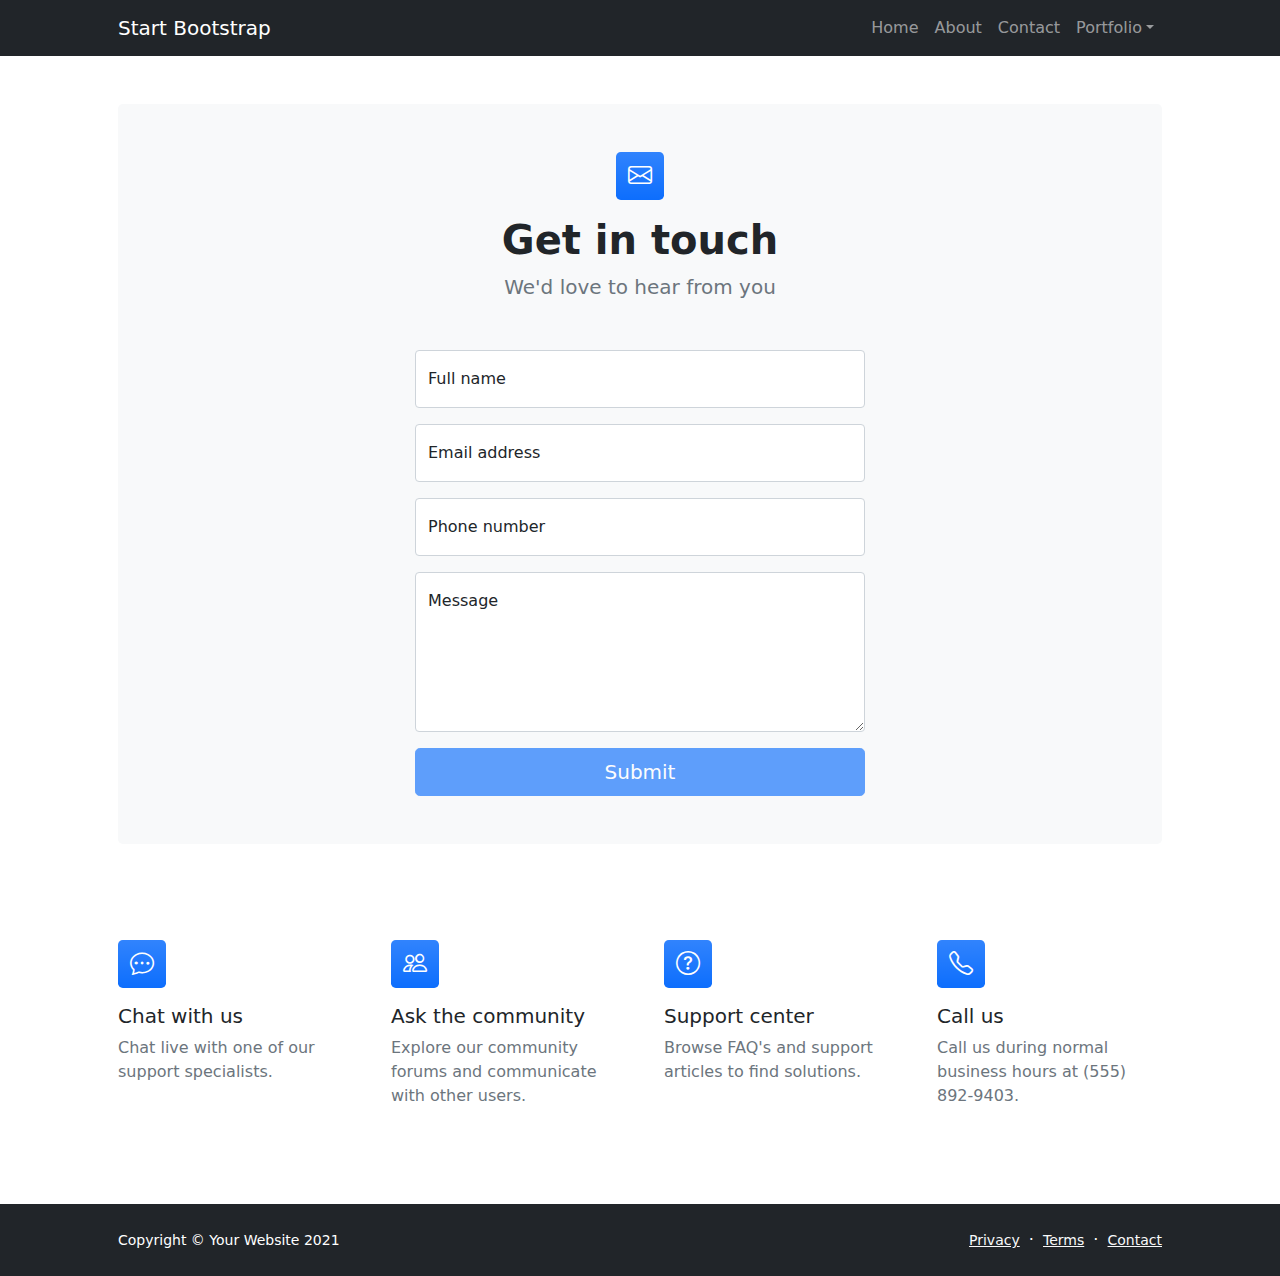
<file: contact.html>
<!DOCTYPE html>
<html lang="en">
    <head>
        <meta charset="utf-8" />
        <meta name="viewport" content="width=device-width, initial-scale=1, shrink-to-fit=no" />
        <meta name="description" content />
        <meta name="author" content />
        <title>Modern Business - Start Bootstrap Template</title>
        <!-- Favicon-->
        <link rel="icon" type="image/x-icon" href="assets/favicon.ico" />
        <!-- Bootstrap icons-->
        <link href="https://cdn.jsdelivr.net/npm/bootstrap-icons@1.5.0/font/bootstrap-icons.css" rel="stylesheet" />
        <!-- Core theme CSS (includes Bootstrap)-->
        <link href="css/styles.css" rel="stylesheet" />
    </head>
    <body class="d-flex flex-column">
        <main class="flex-shrink-0">
            <!-- Navigation-->
            <nav class="navbar navbar-expand-lg navbar-dark bg-dark">
                <div class="container px-5">
                    <a class="navbar-brand" href="index.html">Start Bootstrap</a>
                    <button class="navbar-toggler" type="button" data-bs-toggle="collapse" data-bs-target="#navbarSupportedContent" aria-controls="navbarSupportedContent" aria-expanded="false" aria-label="Toggle navigation"><span class="navbar-toggler-icon"></span></button>
                    <div class="collapse navbar-collapse" id="navbarSupportedContent">
                        <ul class="navbar-nav ms-auto mb-2 mb-lg-0">
                            <li class="nav-item"><a class="nav-link" href="index.html">Home</a></li>
                            <li class="nav-item"><a class="nav-link" href="about.html">About</a></li>
                            <li class="nav-item"><a class="nav-link" href="contact.html">Contact</a></li>
                            <!-- <li class="nav-item"><a class="nav-link" href="pricing.html">Pricing</a></li>
                            <li class="nav-item"><a class="nav-link" href="faq.html">FAQ</a></li> -->
                            <!-- <li class="nav-item dropdown">
                                <a class="nav-link dropdown-toggle" id="navbarDropdownBlog" href="#" role="button" data-bs-toggle="dropdown" aria-expanded="false">Blog</a>
                                <ul class="dropdown-menu dropdown-menu-end" aria-labelledby="navbarDropdownBlog">
                                    <li><a class="dropdown-item" href="blog-home.html">Blog Home</a></li>
                                    <li><a class="dropdown-item" href="blog-post.html">Blog Post</a></li>
                                </ul>
                            </li> -->
                            <li class="nav-item dropdown">
                                <a class="nav-link dropdown-toggle" id="navbarDropdownPortfolio" href="#" role="button" data-bs-toggle="dropdown" aria-expanded="false">Portfolio</a>
                                <ul class="dropdown-menu dropdown-menu-end" aria-labelledby="navbarDropdownPortfolio">
                                    <li><a class="dropdown-item" href="portfolio-overview.html">Portfolio Overview</a></li>
                                    <li><a class="dropdown-item" href="portfolio-item.html">Portfolio Item</a></li>
                                </ul>
                            </li>
                        </ul>
                    </div>
                </div>
            </nav>
            <!-- Page content-->
            <section class="py-5">
                <div class="container px-5">
                    <!-- Contact form-->
                    <div class="bg-light rounded-3 py-5 px-4 px-md-5 mb-5">
                        <div class="text-center mb-5">
                            <div class="feature bg-primary bg-gradient text-white rounded-3 mb-3"><i class="bi bi-envelope"></i></div>
                            <h1 class="fw-bolder">Get in touch</h1>
                            <p class="lead fw-normal text-muted mb-0">We'd love to hear from you</p>
                        </div>
                        <div class="row gx-5 justify-content-center">
                            <div class="col-lg-8 col-xl-6">
                                <!-- * * * * * * * * * * * * * * *-->
                                <!-- * * SB Forms Contact Form * *-->
                                <!-- * * * * * * * * * * * * * * *-->
                                <!-- This form is pre-integrated with SB Forms.-->
                                <!-- To make this form functional, sign up at-->
                                <!-- https://startbootstrap.com/solution/contact-forms-->
                                <!-- to get an API token!-->
                                <form id="contactForm" data-sb-form-api-token="API_TOKEN">
                                    <!-- Name input-->
                                    <div class="form-floating mb-3">
                                        <input class="form-control" id="name" type="text" placeholder="Enter your name..." data-sb-validations="required" />
                                        <label for="name">Full name</label>
                                        <div class="invalid-feedback" data-sb-feedback="name:required">A name is required.</div>
                                    </div>
                                    <!-- Email address input-->
                                    <div class="form-floating mb-3">
                                        <input class="form-control" id="email" type="email" placeholder="name@example.com" data-sb-validations="required,email" />
                                        <label for="email">Email address</label>
                                        <div class="invalid-feedback" data-sb-feedback="email:required">An email is required.</div>
                                        <div class="invalid-feedback" data-sb-feedback="email:email">Email is not valid.</div>
                                    </div>
                                    <!-- Phone number input-->
                                    <div class="form-floating mb-3">
                                        <input class="form-control" id="phone" type="tel" placeholder="(123) 456-7890" data-sb-validations="required" />
                                        <label for="phone">Phone number</label>
                                        <div class="invalid-feedback" data-sb-feedback="phone:required">A phone number is required.</div>
                                    </div>
                                    <!-- Message input-->
                                    <div class="form-floating mb-3">
                                        <textarea class="form-control" id="message" type="text" placeholder="Enter your message here..." style="height: 10rem" data-sb-validations="required"></textarea>
                                        <label for="message">Message</label>
                                        <div class="invalid-feedback" data-sb-feedback="message:required">A message is required.</div>
                                    </div>
                                    <!-- Submit success message-->
                                    <!---->
                                    <!-- This is what your users will see when the form-->
                                    <!-- has successfully submitted-->
                                    <div class="d-none" id="submitSuccessMessage">
                                        <div class="text-center mb-3">
                                            <div class="fw-bolder">Form submission successful!</div>
                                            To activate this form, sign up at
                                            <br />
                                            <a href="https://startbootstrap.com/solution/contact-forms">https://startbootstrap.com/solution/contact-forms</a>
                                        </div>
                                    </div>
                                    <!-- Submit error message-->
                                    <!---->
                                    <!-- This is what your users will see when there is-->
                                    <!-- an error submitting the form-->
                                    <div class="d-none" id="submitErrorMessage"><div class="text-center text-danger mb-3">Error sending message!</div></div>
                                    <!-- Submit Button-->
                                    <div class="d-grid"><button class="btn btn-primary btn-lg disabled" id="submitButton" type="submit">Submit</button></div>
                                </form>
                            </div>
                        </div>
                    </div>
                    <!-- Contact cards-->
                    <div class="row gx-5 row-cols-2 row-cols-lg-4 py-5">
                        <div class="col">
                            <div class="feature bg-primary bg-gradient text-white rounded-3 mb-3"><i class="bi bi-chat-dots"></i></div>
                            <div class="h5 mb-2">Chat with us</div>
                            <p class="text-muted mb-0">Chat live with one of our support specialists.</p>
                        </div>
                        <div class="col">
                            <div class="feature bg-primary bg-gradient text-white rounded-3 mb-3"><i class="bi bi-people"></i></div>
                            <div class="h5">Ask the community</div>
                            <p class="text-muted mb-0">Explore our community forums and communicate with other users.</p>
                        </div>
                        <div class="col">
                            <div class="feature bg-primary bg-gradient text-white rounded-3 mb-3"><i class="bi bi-question-circle"></i></div>
                            <div class="h5">Support center</div>
                            <p class="text-muted mb-0">Browse FAQ's and support articles to find solutions.</p>
                        </div>
                        <div class="col">
                            <div class="feature bg-primary bg-gradient text-white rounded-3 mb-3"><i class="bi bi-telephone"></i></div>
                            <div class="h5">Call us</div>
                            <p class="text-muted mb-0">Call us during normal business hours at (555) 892-9403.</p>
                        </div>
                    </div>
                </div>
            </section>
        </main>
        <!-- Footer-->
        <footer class="bg-dark py-4 mt-auto">
            <div class="container px-5">
                <div class="row align-items-center justify-content-between flex-column flex-sm-row">
                    <div class="col-auto"><div class="small m-0 text-white">Copyright &copy; Your Website 2021</div></div>
                    <div class="col-auto">
                        <a class="link-light small" href="#!">Privacy</a>
                        <span class="text-white mx-1">&middot;</span>
                        <a class="link-light small" href="#!">Terms</a>
                        <span class="text-white mx-1">&middot;</span>
                        <a class="link-light small" href="#!">Contact</a>
                    </div>
                </div>
            </div>
        </footer>
        <!-- Bootstrap core JS-->
        <script src="https://cdn.jsdelivr.net/npm/bootstrap@5.0.2/dist/js/bootstrap.bundle.min.js"></script>
        <!-- Core theme JS-->
        <script src="js/scripts.js"></script>
        <!-- * * * * * * * * * * * * * * * * * * * * * * * * * * * * * * * * * * * * * * * *-->
        <!-- * *                               SB Forms JS                               * *-->
        <!-- * * Activate your form at https://startbootstrap.com/solution/contact-forms * *-->
        <!-- * * * * * * * * * * * * * * * * * * * * * * * * * * * * * * * * * * * * * * * *-->
        <script src="https://cdn.startbootstrap.com/sb-forms-latest.js"></script>
    </body>
</html>
</file>
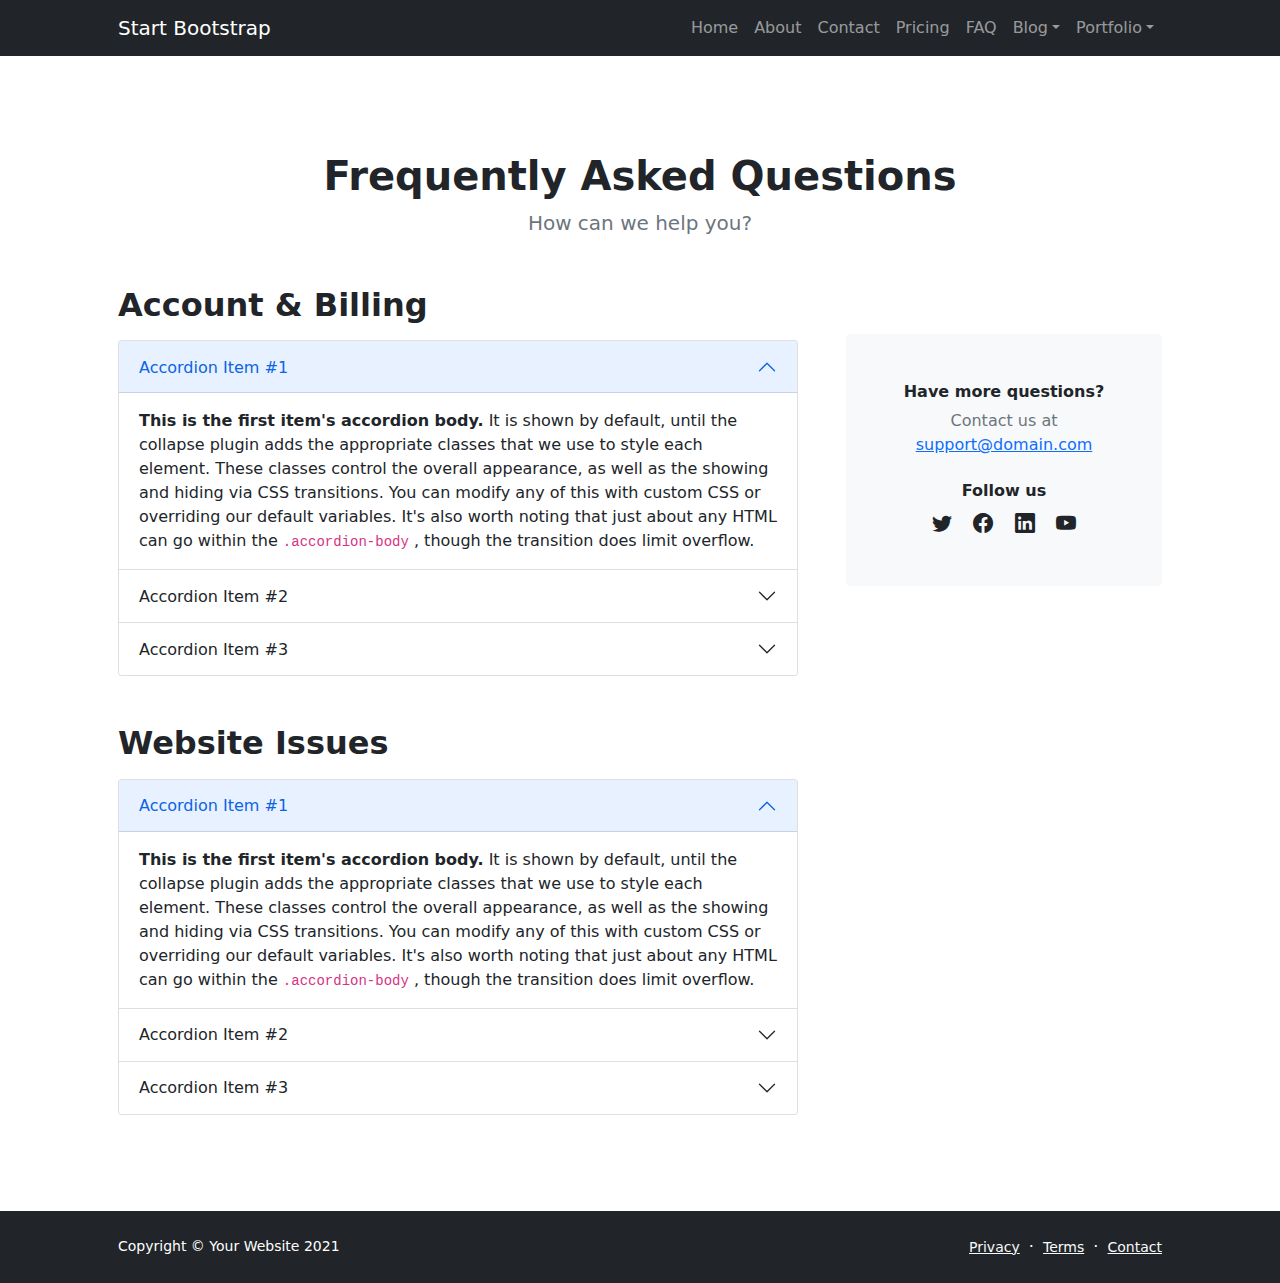
<file: faq.html>
<!DOCTYPE html>
<html lang="en">
    <head>
        <meta charset="utf-8" />
        <meta name="viewport" content="width=device-width, initial-scale=1, shrink-to-fit=no" />
        <meta name="description" content="" />
        <meta name="author" content="" />
        <title>Modern Business - Start Bootstrap Template</title>
        <!-- Favicon-->
        <link rel="icon" type="image/x-icon" href="assets/favicon.ico" />
        <!-- Bootstrap icons-->
        <link href="https://cdn.jsdelivr.net/npm/bootstrap-icons@1.5.0/font/bootstrap-icons.css" rel="stylesheet" />
        <!-- Core theme CSS (includes Bootstrap)-->
        <link href="css/styles.css" rel="stylesheet" />
    </head>
    <body class="d-flex flex-column h-100">
        <main class="flex-shrink-0">
            <!-- Navigation-->
            <nav class="navbar navbar-expand-lg navbar-dark bg-dark">
                <div class="container px-5">
                    <a class="navbar-brand" href="index.html">Start Bootstrap</a>
                    <button class="navbar-toggler" type="button" data-bs-toggle="collapse" data-bs-target="#navbarSupportedContent" aria-controls="navbarSupportedContent" aria-expanded="false" aria-label="Toggle navigation"><span class="navbar-toggler-icon"></span></button>
                    <div class="collapse navbar-collapse" id="navbarSupportedContent">
                        <ul class="navbar-nav ms-auto mb-2 mb-lg-0">
                            <li class="nav-item"><a class="nav-link" href="index.html">Home</a></li>
                            <li class="nav-item"><a class="nav-link" href="about.html">About</a></li>
                            <li class="nav-item"><a class="nav-link" href="contact.html">Contact</a></li>
                            <li class="nav-item"><a class="nav-link" href="pricing.html">Pricing</a></li>
                            <li class="nav-item"><a class="nav-link" href="faq.html">FAQ</a></li>
                            <li class="nav-item dropdown">
                                <a class="nav-link dropdown-toggle" id="navbarDropdownBlog" href="#" role="button" data-bs-toggle="dropdown" aria-expanded="false">Blog</a>
                                <ul class="dropdown-menu dropdown-menu-end" aria-labelledby="navbarDropdownBlog">
                                    <li><a class="dropdown-item" href="blog-home.html">Blog Home</a></li>
                                    <li><a class="dropdown-item" href="blog-post.html">Blog Post</a></li>
                                </ul>
                            </li>
                            <li class="nav-item dropdown">
                                <a class="nav-link dropdown-toggle" id="navbarDropdownPortfolio" href="#" role="button" data-bs-toggle="dropdown" aria-expanded="false">Portfolio</a>
                                <ul class="dropdown-menu dropdown-menu-end" aria-labelledby="navbarDropdownPortfolio">
                                    <li><a class="dropdown-item" href="portfolio-overview.html">Portfolio Overview</a></li>
                                    <li><a class="dropdown-item" href="portfolio-item.html">Portfolio Item</a></li>
                                </ul>
                            </li>
                        </ul>
                    </div>
                </div>
            </nav>
            <!-- Page Content-->
            <section class="py-5">
                <div class="container px-5 my-5">
                    <div class="text-center mb-5">
                        <h1 class="fw-bolder">Frequently Asked Questions</h1>
                        <p class="lead fw-normal text-muted mb-0">How can we help you?</p>
                    </div>
                    <div class="row gx-5">
                        <div class="col-xl-8">
                            <!-- FAQ Accordion 1-->
                            <h2 class="fw-bolder mb-3">Account &amp; Billing</h2>
                            <div class="accordion mb-5" id="accordionExample">
                                <div class="accordion-item">
                                    <h3 class="accordion-header" id="headingOne"><button class="accordion-button" type="button" data-bs-toggle="collapse" data-bs-target="#collapseOne" aria-expanded="true" aria-controls="collapseOne">Accordion Item #1</button></h3>
                                    <div class="accordion-collapse collapse show" id="collapseOne" aria-labelledby="headingOne" data-bs-parent="#accordionExample">
                                        <div class="accordion-body">
                                            <strong>This is the first item's accordion body.</strong>
                                            It is shown by default, until the collapse plugin adds the appropriate classes that we use to style each element. These classes control the overall appearance, as well as the showing and hiding via CSS transitions. You can modify any of this with custom CSS or overriding our default variables. It's also worth noting that just about any HTML can go within the
                                            <code>.accordion-body</code>
                                            , though the transition does limit overflow.
                                        </div>
                                    </div>
                                </div>
                                <div class="accordion-item">
                                    <h3 class="accordion-header" id="headingTwo"><button class="accordion-button collapsed" type="button" data-bs-toggle="collapse" data-bs-target="#collapseTwo" aria-expanded="false" aria-controls="collapseTwo">Accordion Item #2</button></h3>
                                    <div class="accordion-collapse collapse" id="collapseTwo" aria-labelledby="headingTwo" data-bs-parent="#accordionExample">
                                        <div class="accordion-body">
                                            <strong>This is the second item's accordion body.</strong>
                                            It is hidden by default, until the collapse plugin adds the appropriate classes that we use to style each element. These classes control the overall appearance, as well as the showing and hiding via CSS transitions. You can modify any of this with custom CSS or overriding our default variables. It's also worth noting that just about any HTML can go within the
                                            <code>.accordion-body</code>
                                            , though the transition does limit overflow.
                                        </div>
                                    </div>
                                </div>
                                <div class="accordion-item">
                                    <h3 class="accordion-header" id="headingThree"><button class="accordion-button collapsed" type="button" data-bs-toggle="collapse" data-bs-target="#collapseThree" aria-expanded="false" aria-controls="collapseThree">Accordion Item #3</button></h3>
                                    <div class="accordion-collapse collapse" id="collapseThree" aria-labelledby="headingThree" data-bs-parent="#accordionExample">
                                        <div class="accordion-body">
                                            <strong>This is the third item's accordion body.</strong>
                                            It is hidden by default, until the collapse plugin adds the appropriate classes that we use to style each element. These classes control the overall appearance, as well as the showing and hiding via CSS transitions. You can modify any of this with custom CSS or overriding our default variables. It's also worth noting that just about any HTML can go within the
                                            <code>.accordion-body</code>
                                            , though the transition does limit overflow.
                                        </div>
                                    </div>
                                </div>
                            </div>
                            <!-- FAQ Accordion 2-->
                            <h2 class="fw-bolder mb-3">Website Issues</h2>
                            <div class="accordion mb-5 mb-xl-0" id="accordionExample2">
                                <div class="accordion-item">
                                    <h3 class="accordion-header" id="headingOne"><button class="accordion-button" type="button" data-bs-toggle="collapse" data-bs-target="#collapseOne" aria-expanded="true" aria-controls="collapseOne">Accordion Item #1</button></h3>
                                    <div class="accordion-collapse collapse show" id="collapseOne" aria-labelledby="headingOne" data-bs-parent="#accordionExample2">
                                        <div class="accordion-body">
                                            <strong>This is the first item's accordion body.</strong>
                                            It is shown by default, until the collapse plugin adds the appropriate classes that we use to style each element. These classes control the overall appearance, as well as the showing and hiding via CSS transitions. You can modify any of this with custom CSS or overriding our default variables. It's also worth noting that just about any HTML can go within the
                                            <code>.accordion-body</code>
                                            , though the transition does limit overflow.
                                        </div>
                                    </div>
                                </div>
                                <div class="accordion-item">
                                    <h3 class="accordion-header" id="headingTwo"><button class="accordion-button collapsed" type="button" data-bs-toggle="collapse" data-bs-target="#collapseTwo" aria-expanded="false" aria-controls="collapseTwo">Accordion Item #2</button></h3>
                                    <div class="accordion-collapse collapse" id="collapseTwo" aria-labelledby="headingTwo" data-bs-parent="#accordionExample2">
                                        <div class="accordion-body">
                                            <strong>This is the second item's accordion body.</strong>
                                            It is hidden by default, until the collapse plugin adds the appropriate classes that we use to style each element. These classes control the overall appearance, as well as the showing and hiding via CSS transitions. You can modify any of this with custom CSS or overriding our default variables. It's also worth noting that just about any HTML can go within the
                                            <code>.accordion-body</code>
                                            , though the transition does limit overflow.
                                        </div>
                                    </div>
                                </div>
                                <div class="accordion-item">
                                    <h3 class="accordion-header" id="headingThree"><button class="accordion-button collapsed" type="button" data-bs-toggle="collapse" data-bs-target="#collapseThree" aria-expanded="false" aria-controls="collapseThree">Accordion Item #3</button></h3>
                                    <div class="accordion-collapse collapse" id="collapseThree" aria-labelledby="headingThree" data-bs-parent="#accordionExample2">
                                        <div class="accordion-body">
                                            <strong>This is the third item's accordion body.</strong>
                                            It is hidden by default, until the collapse plugin adds the appropriate classes that we use to style each element. These classes control the overall appearance, as well as the showing and hiding via CSS transitions. You can modify any of this with custom CSS or overriding our default variables. It's also worth noting that just about any HTML can go within the
                                            <code>.accordion-body</code>
                                            , though the transition does limit overflow.
                                        </div>
                                    </div>
                                </div>
                            </div>
                        </div>
                        <div class="col-xl-4">
                            <div class="card border-0 bg-light mt-xl-5">
                                <div class="card-body p-4 py-lg-5">
                                    <div class="d-flex align-items-center justify-content-center">
                                        <div class="text-center">
                                            <div class="h6 fw-bolder">Have more questions?</div>
                                            <p class="text-muted mb-4">
                                                Contact us at
                                                <br />
                                                <a href="#!">support@domain.com</a>
                                            </p>
                                            <div class="h6 fw-bolder">Follow us</div>
                                            <a class="fs-5 px-2 link-dark" href="#!"><i class="bi-twitter"></i></a>
                                            <a class="fs-5 px-2 link-dark" href="#!"><i class="bi-facebook"></i></a>
                                            <a class="fs-5 px-2 link-dark" href="#!"><i class="bi-linkedin"></i></a>
                                            <a class="fs-5 px-2 link-dark" href="#!"><i class="bi-youtube"></i></a>
                                        </div>
                                    </div>
                                </div>
                            </div>
                        </div>
                    </div>
                </div>
            </section>
        </main>
        <!-- Footer-->
        <footer class="bg-dark py-4 mt-auto">
            <div class="container px-5">
                <div class="row align-items-center justify-content-between flex-column flex-sm-row">
                    <div class="col-auto"><div class="small m-0 text-white">Copyright &copy; Your Website 2021</div></div>
                    <div class="col-auto">
                        <a class="link-light small" href="#!">Privacy</a>
                        <span class="text-white mx-1">&middot;</span>
                        <a class="link-light small" href="#!">Terms</a>
                        <span class="text-white mx-1">&middot;</span>
                        <a class="link-light small" href="#!">Contact</a>
                    </div>
                </div>
            </div>
        </footer>
        <!-- Bootstrap core JS-->
        <script src="https://cdn.jsdelivr.net/npm/bootstrap@5.0.2/dist/js/bootstrap.bundle.min.js"></script>
        <!-- Core theme JS-->
        <script src="js/scripts.js"></script>
    </body>
</html>
</file>
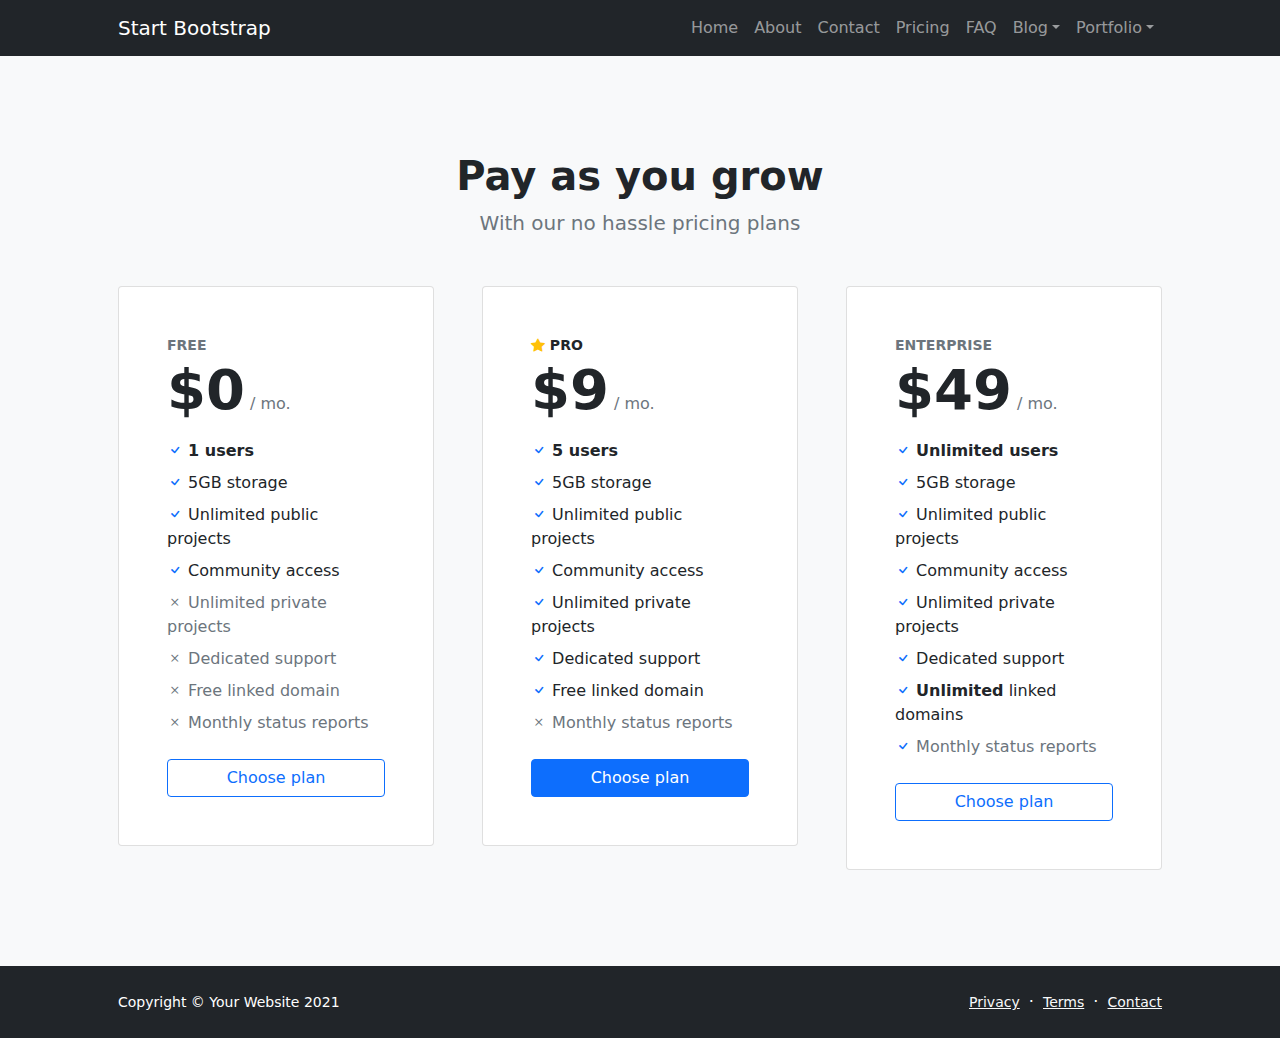
<file: pricing.html>
<!DOCTYPE html>
<html lang="en">
    <head>
        <meta charset="utf-8" />
        <meta name="viewport" content="width=device-width, initial-scale=1, shrink-to-fit=no" />
        <meta name="description" content="" />
        <meta name="author" content="" />
        <title>Modern Business - Start Bootstrap Template</title>
        <!-- Favicon-->
        <link rel="icon" type="image/x-icon" href="assets/favicon.ico" />
        <!-- Bootstrap icons-->
        <link href="https://cdn.jsdelivr.net/npm/bootstrap-icons@1.5.0/font/bootstrap-icons.css" rel="stylesheet" />
        <!-- Core theme CSS (includes Bootstrap)-->
        <link href="css/styles.css" rel="stylesheet" />
    </head>
    <body class="d-flex flex-column">
        <main class="flex-shrink-0">
            <!-- Navigation-->
            <nav class="navbar navbar-expand-lg navbar-dark bg-dark">
                <div class="container px-5">
                    <a class="navbar-brand" href="index.html">Start Bootstrap</a>
                    <button class="navbar-toggler" type="button" data-bs-toggle="collapse" data-bs-target="#navbarSupportedContent" aria-controls="navbarSupportedContent" aria-expanded="false" aria-label="Toggle navigation"><span class="navbar-toggler-icon"></span></button>
                    <div class="collapse navbar-collapse" id="navbarSupportedContent">
                        <ul class="navbar-nav ms-auto mb-2 mb-lg-0">
                            <li class="nav-item"><a class="nav-link" href="index.html">Home</a></li>
                            <li class="nav-item"><a class="nav-link" href="about.html">About</a></li>
                            <li class="nav-item"><a class="nav-link" href="contact.html">Contact</a></li>
                            <li class="nav-item"><a class="nav-link" href="pricing.html">Pricing</a></li>
                            <li class="nav-item"><a class="nav-link" href="faq.html">FAQ</a></li>
                            <li class="nav-item dropdown">
                                <a class="nav-link dropdown-toggle" id="navbarDropdownBlog" href="#" role="button" data-bs-toggle="dropdown" aria-expanded="false">Blog</a>
                                <ul class="dropdown-menu dropdown-menu-end" aria-labelledby="navbarDropdownBlog">
                                    <li><a class="dropdown-item" href="blog-home.html">Blog Home</a></li>
                                    <li><a class="dropdown-item" href="blog-post.html">Blog Post</a></li>
                                </ul>
                            </li>
                            <li class="nav-item dropdown">
                                <a class="nav-link dropdown-toggle" id="navbarDropdownPortfolio" href="#" role="button" data-bs-toggle="dropdown" aria-expanded="false">Portfolio</a>
                                <ul class="dropdown-menu dropdown-menu-end" aria-labelledby="navbarDropdownPortfolio">
                                    <li><a class="dropdown-item" href="portfolio-overview.html">Portfolio Overview</a></li>
                                    <li><a class="dropdown-item" href="portfolio-item.html">Portfolio Item</a></li>
                                </ul>
                            </li>
                        </ul>
                    </div>
                </div>
            </nav>
            <!-- Pricing section-->
            <section class="bg-light py-5">
                <div class="container px-5 my-5">
                    <div class="text-center mb-5">
                        <h1 class="fw-bolder">Pay as you grow</h1>
                        <p class="lead fw-normal text-muted mb-0">With our no hassle pricing plans</p>
                    </div>
                    <div class="row gx-5 justify-content-center">
                        <!-- Pricing card free-->
                        <div class="col-lg-6 col-xl-4">
                            <div class="card mb-5 mb-xl-0">
                                <div class="card-body p-5">
                                    <div class="small text-uppercase fw-bold text-muted">Free</div>
                                    <div class="mb-3">
                                        <span class="display-4 fw-bold">$0</span>
                                        <span class="text-muted">/ mo.</span>
                                    </div>
                                    <ul class="list-unstyled mb-4">
                                        <li class="mb-2">
                                            <i class="bi bi-check text-primary"></i>
                                            <strong>1 users</strong>
                                        </li>
                                        <li class="mb-2">
                                            <i class="bi bi-check text-primary"></i>
                                            5GB storage
                                        </li>
                                        <li class="mb-2">
                                            <i class="bi bi-check text-primary"></i>
                                            Unlimited public projects
                                        </li>
                                        <li class="mb-2">
                                            <i class="bi bi-check text-primary"></i>
                                            Community access
                                        </li>
                                        <li class="mb-2 text-muted">
                                            <i class="bi bi-x"></i>
                                            Unlimited private projects
                                        </li>
                                        <li class="mb-2 text-muted">
                                            <i class="bi bi-x"></i>
                                            Dedicated support
                                        </li>
                                        <li class="mb-2 text-muted">
                                            <i class="bi bi-x"></i>
                                            Free linked domain
                                        </li>
                                        <li class="text-muted">
                                            <i class="bi bi-x"></i>
                                            Monthly status reports
                                        </li>
                                    </ul>
                                    <div class="d-grid"><a class="btn btn-outline-primary" href="#!">Choose plan</a></div>
                                </div>
                            </div>
                        </div>
                        <!-- Pricing card pro-->
                        <div class="col-lg-6 col-xl-4">
                            <div class="card mb-5 mb-xl-0">
                                <div class="card-body p-5">
                                    <div class="small text-uppercase fw-bold">
                                        <i class="bi bi-star-fill text-warning"></i>
                                        Pro
                                    </div>
                                    <div class="mb-3">
                                        <span class="display-4 fw-bold">$9</span>
                                        <span class="text-muted">/ mo.</span>
                                    </div>
                                    <ul class="list-unstyled mb-4">
                                        <li class="mb-2">
                                            <i class="bi bi-check text-primary"></i>
                                            <strong>5 users</strong>
                                        </li>
                                        <li class="mb-2">
                                            <i class="bi bi-check text-primary"></i>
                                            5GB storage
                                        </li>
                                        <li class="mb-2">
                                            <i class="bi bi-check text-primary"></i>
                                            Unlimited public projects
                                        </li>
                                        <li class="mb-2">
                                            <i class="bi bi-check text-primary"></i>
                                            Community access
                                        </li>
                                        <li class="mb-2">
                                            <i class="bi bi-check text-primary"></i>
                                            Unlimited private projects
                                        </li>
                                        <li class="mb-2">
                                            <i class="bi bi-check text-primary"></i>
                                            Dedicated support
                                        </li>
                                        <li class="mb-2">
                                            <i class="bi bi-check text-primary"></i>
                                            Free linked domain
                                        </li>
                                        <li class="text-muted">
                                            <i class="bi bi-x"></i>
                                            Monthly status reports
                                        </li>
                                    </ul>
                                    <div class="d-grid"><a class="btn btn-primary" href="#!">Choose plan</a></div>
                                </div>
                            </div>
                        </div>
                        <!-- Pricing card enterprise-->
                        <div class="col-lg-6 col-xl-4">
                            <div class="card">
                                <div class="card-body p-5">
                                    <div class="small text-uppercase fw-bold text-muted">Enterprise</div>
                                    <div class="mb-3">
                                        <span class="display-4 fw-bold">$49</span>
                                        <span class="text-muted">/ mo.</span>
                                    </div>
                                    <ul class="list-unstyled mb-4">
                                        <li class="mb-2">
                                            <i class="bi bi-check text-primary"></i>
                                            <strong>Unlimited users</strong>
                                        </li>
                                        <li class="mb-2">
                                            <i class="bi bi-check text-primary"></i>
                                            5GB storage
                                        </li>
                                        <li class="mb-2">
                                            <i class="bi bi-check text-primary"></i>
                                            Unlimited public projects
                                        </li>
                                        <li class="mb-2">
                                            <i class="bi bi-check text-primary"></i>
                                            Community access
                                        </li>
                                        <li class="mb-2">
                                            <i class="bi bi-check text-primary"></i>
                                            Unlimited private projects
                                        </li>
                                        <li class="mb-2">
                                            <i class="bi bi-check text-primary"></i>
                                            Dedicated support
                                        </li>
                                        <li class="mb-2">
                                            <i class="bi bi-check text-primary"></i>
                                            <strong>Unlimited</strong>
                                            linked domains
                                        </li>
                                        <li class="text-muted">
                                            <i class="bi bi-check text-primary"></i>
                                            Monthly status reports
                                        </li>
                                    </ul>
                                    <div class="d-grid"><a class="btn btn-outline-primary" href="#!">Choose plan</a></div>
                                </div>
                            </div>
                        </div>
                    </div>
                </div>
            </section>
        </main>
        <!-- Footer-->
        <footer class="bg-dark py-4 mt-auto">
            <div class="container px-5">
                <div class="row align-items-center justify-content-between flex-column flex-sm-row">
                    <div class="col-auto"><div class="small m-0 text-white">Copyright &copy; Your Website 2021</div></div>
                    <div class="col-auto">
                        <a class="link-light small" href="#!">Privacy</a>
                        <span class="text-white mx-1">&middot;</span>
                        <a class="link-light small" href="#!">Terms</a>
                        <span class="text-white mx-1">&middot;</span>
                        <a class="link-light small" href="#!">Contact</a>
                    </div>
                </div>
            </div>
        </footer>
        <!-- Bootstrap core JS-->
        <script src="https://cdn.jsdelivr.net/npm/bootstrap@5.0.2/dist/js/bootstrap.bundle.min.js"></script>
        <!-- Core theme JS-->
        <script src="js/scripts.js"></script>
    </body>
</html>
</file>
